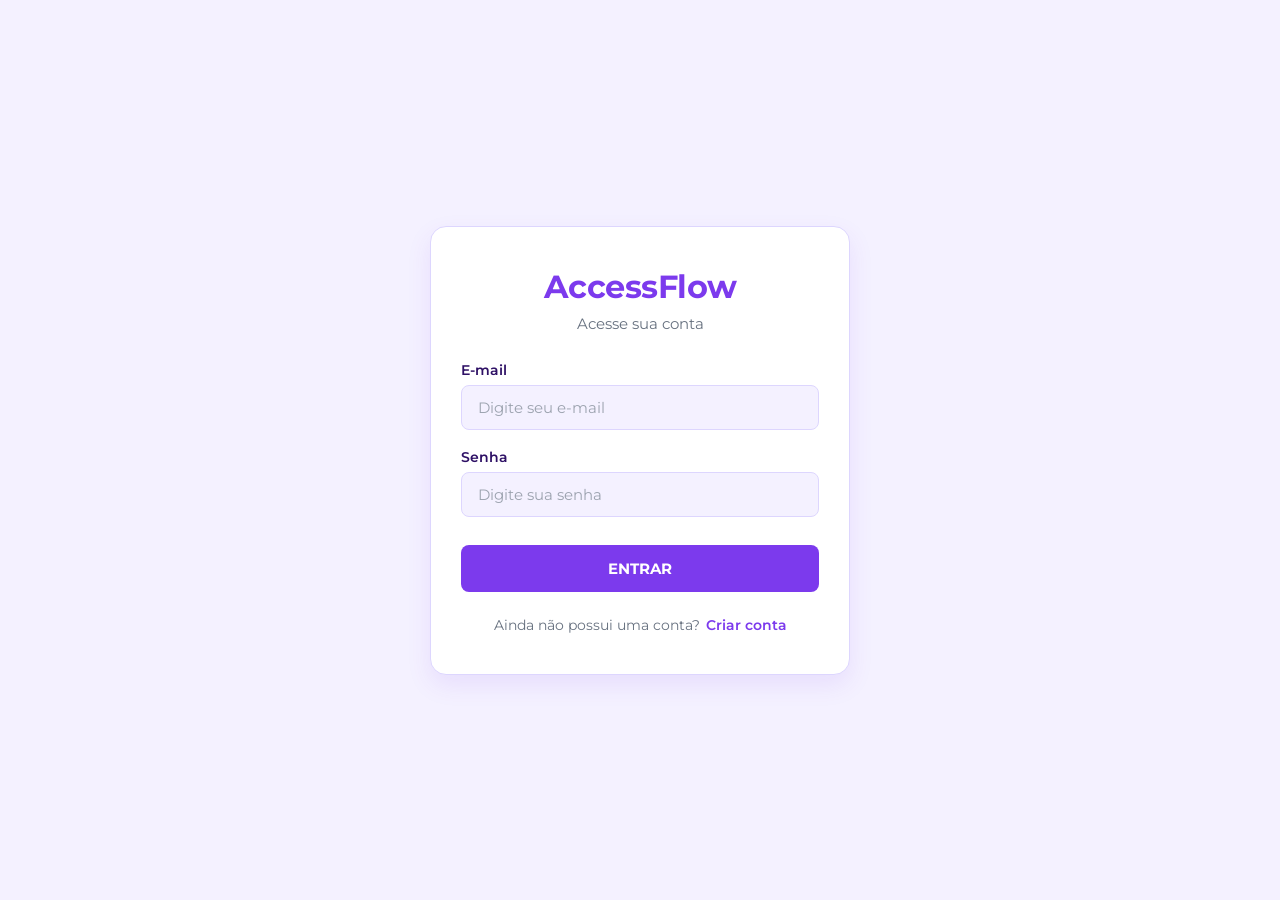
<file: index.html>
<!DOCTYPE html>
<html lang="pt-BR">
<head>
    <meta charset="UTF-8">
    <meta name="viewport" content="width=device-width, initial-scale=1.0">
    <title>AccessFlow - Login</title>
    <!-- Fonte Montserrat -->
    <link rel="preconnect" href="https://fonts.googleapis.com">
    <link rel="preconnect" href="https://fonts.gstatic.com" crossorigin>
    <link href="https://fonts.googleapis.com/css2?family=Montserrat:wght@400;500;600;700&display=swap" rel="stylesheet">
    <link rel="stylesheet" href="./css/style.css">
</head>
<body>

    <div class="login-container">
        <h1>AccessFlow</h1>
        <p class="subtitle">Acesse sua conta</p>

        <form action="#" method="POST">
            <div class="input-group">
                <label for="email">E-mail</label>
                <input type="email" id="email" name="email" placeholder="Digite seu e-mail" required>
            </div>

            <div class="input-group">
                <label for="senha">Senha</label>
                <input type="password" id="senha" name="senha" placeholder="Digite sua senha" required>
            </div>

            <button type="submit" class="btn-primary">ENTRAR</button>
        </form>

        <div class="footer-links">
            <span>Ainda não possui uma conta?</span>
            <a href="register.html">Criar conta</a>
        </div>
    </div>

</body>
</html>
</file>
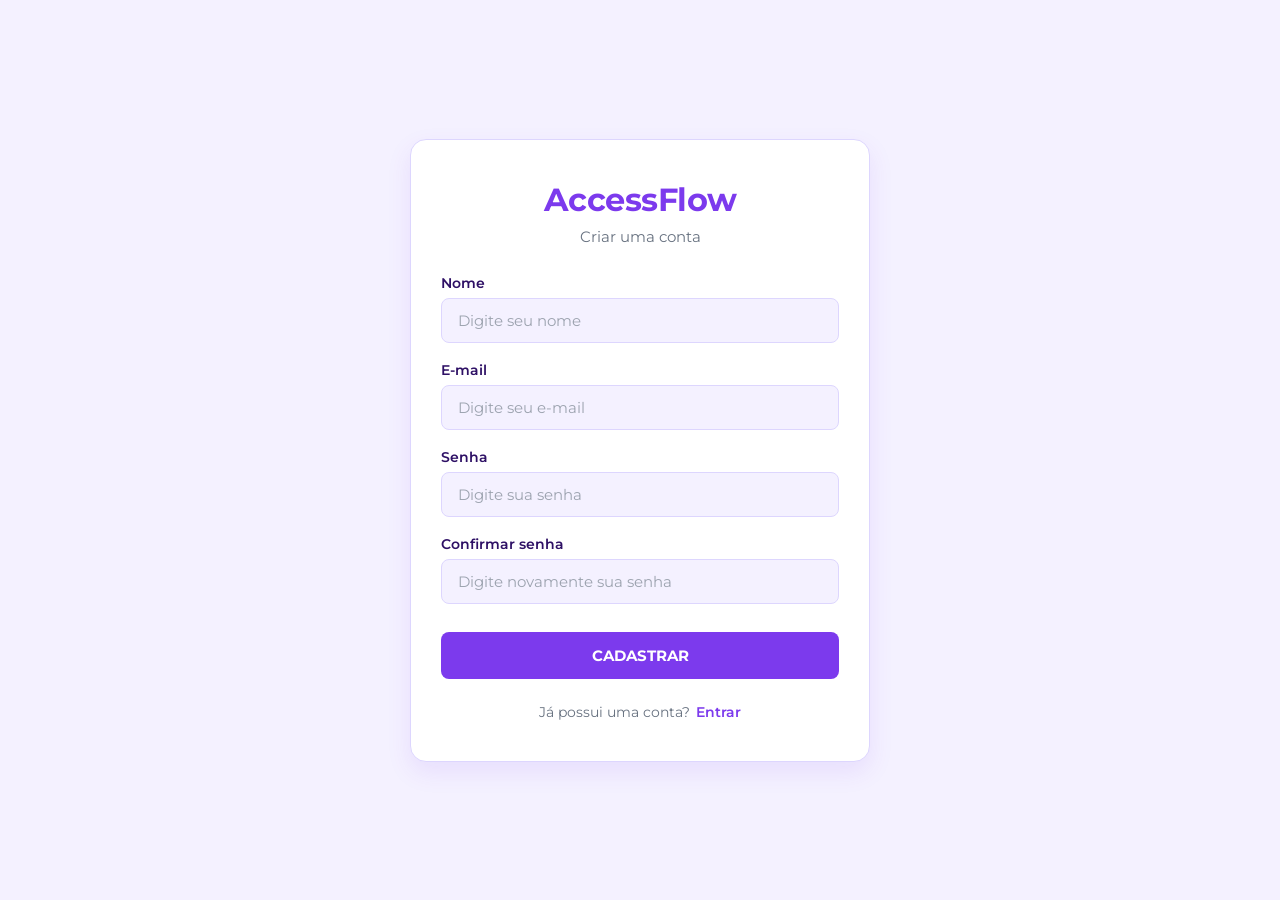
<file: register.html>
<!DOCTYPE html>
<html lang="pt-BR">
<head>
    <meta charset="UTF-8">
    <meta name="viewport" content="width=device-width, initial-scale=1.0">
    <title>AccessFlow - Cadastro</title>
    <!-- Fonte Montserrat -->
    <link rel="preconnect" href="https://fonts.googleapis.com">
    <link rel="preconnect" href="https://fonts.gstatic.com" crossorigin>
    <link href="https://fonts.googleapis.com/css2?family=Montserrat:wght@400;500;600;700&display=swap" rel="stylesheet">
    <link rel="stylesheet" href="./css/register.css">
</head>
<body>

    <div class="register-container">
        <h1>AccessFlow</h1>
        <p class="subtitle">Criar uma conta</p>

        <form action="#" method="POST">
            <div class="input-group">
                <label for="nome">Nome</label>
                <input type="text" id="nome" name="nome" placeholder="Digite seu nome" required>
            </div>

            <div class="input-group">
                <label for="email">E-mail</label>
                <input type="email" id="email" name="email" placeholder="Digite seu e-mail" required>
            </div>

            <div class="input-group">
                <label for="senha">Senha</label>
                <input type="password" id="senha" name="senha" placeholder="Digite sua senha" required>
            </div>

            <div class="input-group">
                <label for="confirmar-senha">Confirmar senha</label>
                <input type="password" id="confirmar-senha" name="confirmar-senha" placeholder="Digite novamente sua senha" required>
            </div>

            <button type="submit" class="btn-primary">CADASTRAR</button>
        </form>

        <div class="footer-links">
            <span>Já possui uma conta?</span>
            <a href="index.html">Entrar</a>
        </div>
    </div>

</body>
</html>
</file>
<file: css/style.css>
/* ===================================
   RESET & CONFIGURAÇÕES GERAIS
====================================== */
* {
    margin: 0;
    padding: 0;
    box-sizing: border-box;
}

body {
    font-family: "Montserrat", sans-serif;
    background-color: #F4F1FF;
    color: #2E1065;
    min-height: 100vh;
    display: flex;
    justify-content: center;
    align-items: center;
    padding: 20px;
}

/* ===================================
   CONTAINER PRINCIPAL
====================================== */
.login-container {
    background-color: #FFFFFF;
    width: 100%;
    max-width: 420px;
    padding: 40px 30px;
    border-radius: 16px;
    box-shadow: 0 10px 25px rgba(124, 58, 237, 0.1);
    border: 1px solid #DDD6FE;
    text-align: center;
}

.login-container h1 {
    font-size: 2rem;
    font-weight: 700;
    color: #7C3AED;
    margin-bottom: 8px;
    letter-spacing: -0.5px;
}

.subtitle {
    font-size: 0.95rem;
    color: #687280;
    margin-bottom: 28px;
}

/* ===================================
   FORMULÁRIO E INPUTS
====================================== */
form {
    display: flex;
    flex-direction: column;
    gap: 18px;
    text-align: left;
}

.input-group {
    display: flex;
    flex-direction: column;
    gap: 6px;
}

.input-group label {
    font-size: 0.875rem;
    font-weight: 600;
    color: #2E1065;
}

.input-group input {
    width: 100%;
    padding: 12px 16px;
    border: 1.5px solid #DDD6FE;
    border-radius: 8px;
    font-family: "Montserrat", sans-serif;
    font-size: 0.95rem;
    color: #2E1065;
    background-color: #F4F1FF;
    outline: none;
    transition: all 0.3s ease;
}

.input-group input::placeholder {
    color: #9CA3AF;
}

.input-group input:focus {
    border-color: #7C3AED;
    background-color: #FFFFFF;
    box-shadow: 0 0 0 4px rgba(124, 58, 237, 0.15);
}

/* ===================================
   BOTÃO
====================================== */
.btn-primary {
    width: 100%;
    padding: 14px;
    margin-top: 10px;
    border: none;
    border-radius: 8px;
    background-color: #7C3AED;
    color: #FFFFFF;
    font-family: "Montserrat", sans-serif;
    font-size: 0.95rem;
    font-weight: 700;
    cursor: pointer;
    transition: all 0.3s ease;
}

.btn-primary:hover {
    background-color: #6D28D9;
    box-shadow: 0 4px 12px rgba(124, 58, 237, 0.3);
    transform: translateY(-1px);
}

/* ===================================
   LINKS DO FOOTER
====================================== */
.footer-links {
    margin-top: 24px;
    font-size: 0.875rem;
    color: #687280;
    display: flex;
    justify-content: center;
    gap: 6px;
}

.footer-links a {
    color: #7C3AED;
    font-weight: 600;
    text-decoration: none;
    transition: color 0.2s ease;
}

.footer-links a:hover {
    color: #6D28D9;
    text-decoration: underline;
}

/* ===================================
   RESPONSIVIDADE
====================================== */
@media (max-width: 480px) {
    .login-container {
        padding: 30px 20px;
    }
}
</file>
<file: css/register.css>
/* Importa todos os estilos base do style.css */
@import url('./style.css');

/* Reutilização dos estilos com ajuste de tamanho para o container do cadastro */
.register-container {
    background-color: #FFFFFF;
    width: 100%;
    max-width: 460px;
    padding: 40px 30px;
    border-radius: 16px;
    box-shadow: 0 10px 25px rgba(124, 58, 237, 0.1);
    border: 1px solid #DDD6FE;
    text-align: center;
}

.register-container h1 {
    font-size: 2rem;
    font-weight: 700;
    color: #7C3AED;
    margin-bottom: 8px;
    letter-spacing: -0.5px;
}

@media (max-width: 480px) {
    .register-container {
        padding: 30px 20px;
    }
}
</file>
